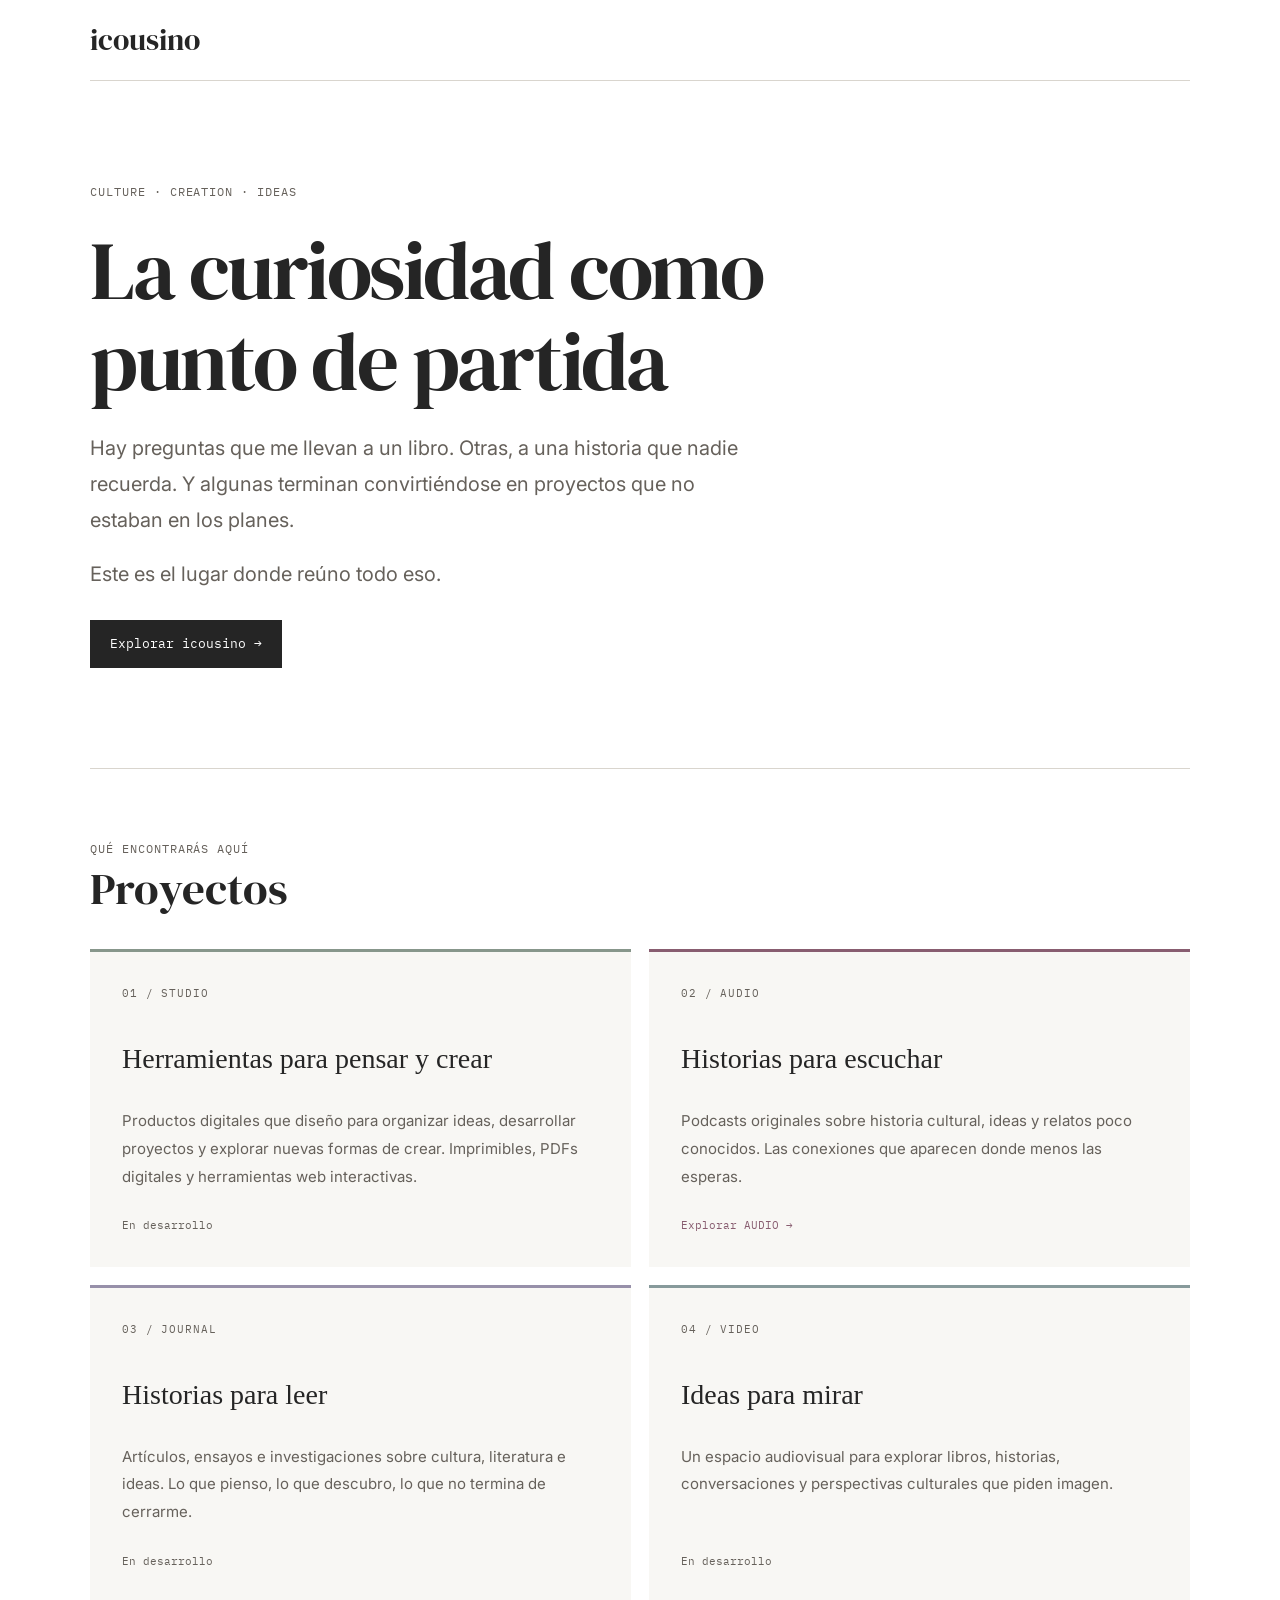
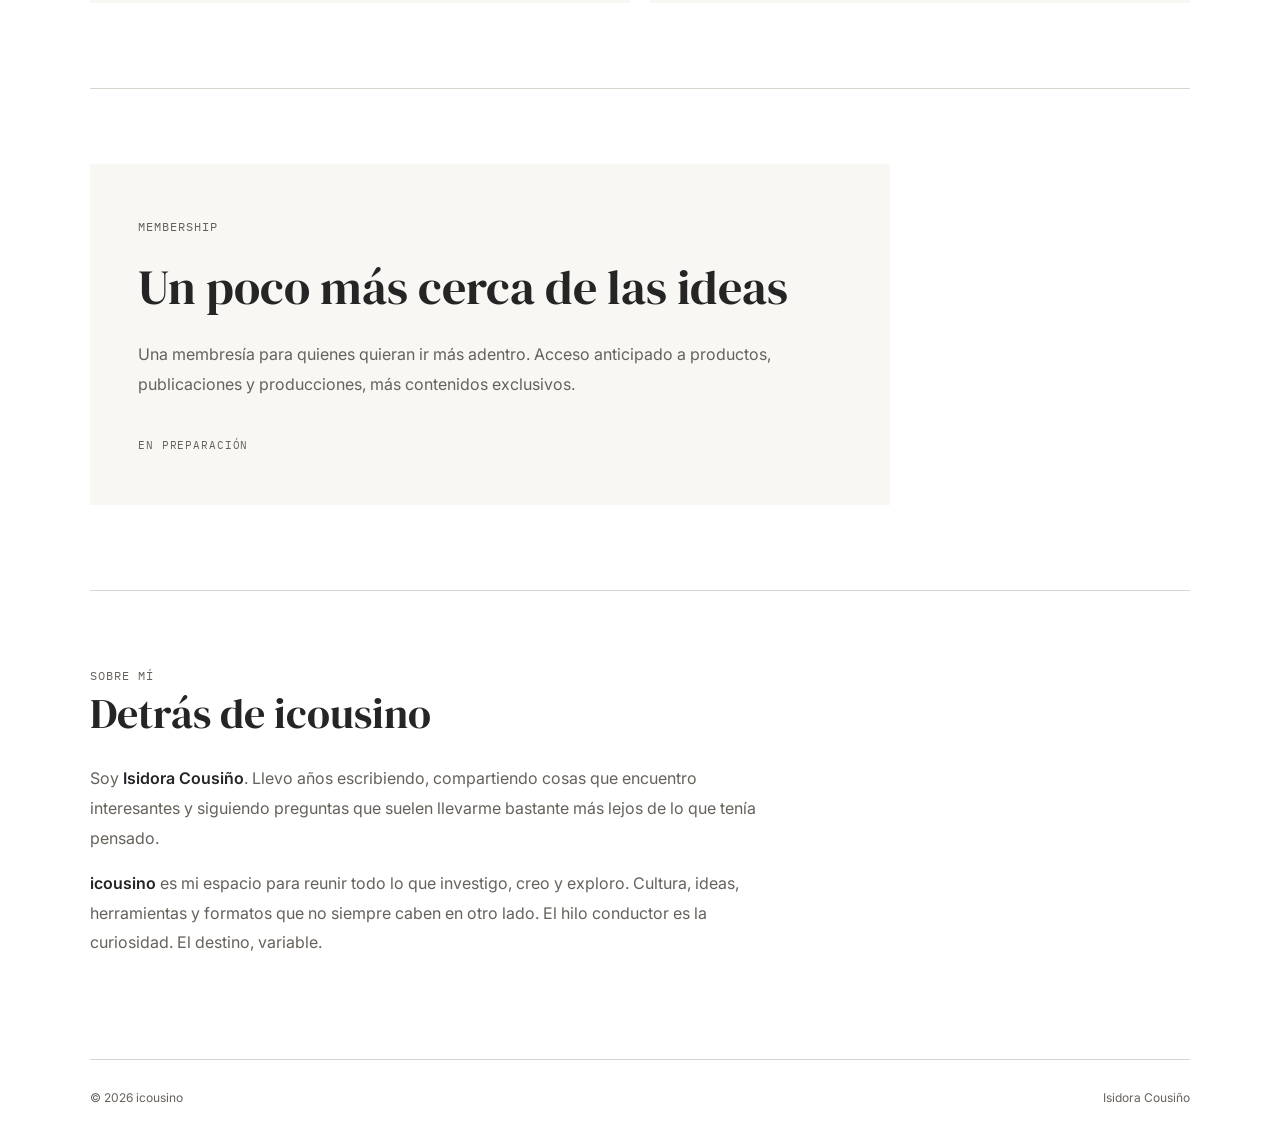
<file: index.html>
<!DOCTYPE html>
<html lang="es">

<head>
  <meta charset="UTF-8">
  <meta name="viewport" content="width=device-width, initial-scale=1.0">

  <title>icousino — La curiosidad como punto de partida</title>

  <meta
    name="description"
    content="El espacio de Isidora Cousiño para reunir cultura, ideas, herramientas y proyectos. La curiosidad como punto de partida."
  >

  <!-- TIPOGRAFÍAS -->

  <link rel="preconnect" href="https://fonts.googleapis.com">
  <link rel="preconnect" href="https://fonts.gstatic.com" crossorigin>

  <link
    href="https://fonts.googleapis.com/css2?family=DM+Serif+Display&family=IBM+Plex+Mono:wght@400;500;600&family=Inter:wght@400;500;600&display=swap"
    rel="stylesheet"
  >

  <!-- ESTILOS GENERALES -->

  <link rel="stylesheet" href="/style.css">

  <!-- AJUSTES DE PORTADA -->

  <style>

    .project-number {
      display: block;
      margin-bottom: 18px;
      font-family: "IBM Plex Mono", monospace;
      font-size: 11px;
      font-weight: 400;
      letter-spacing: .08em;
      color: var(--muted);
    }

    .hero-copy p {
      margin-bottom: 18px;
    }

    .hero-copy p:last-child {
      margin-bottom: 0;
    }

    .membership-status {
      display: inline-block;
      margin-top: 20px;
      font-family: "IBM Plex Mono", monospace;
      font-size: 11px;
      letter-spacing: .08em;
      color: var(--muted);
    }

    .about strong {
      font-weight: 600;
    }

    @media (max-width: 650px) {

      .project-number {
        margin-bottom: 15px;
      }

      .hero-copy p {
        margin-bottom: 16px;
      }

    }

  </style>

</head>

<body>

  <!-- CABECERA -->

  <header class="site-header wrap">

    <a
      class="brand"
      href="/"
      aria-label="icousino — Inicio"
    >
      icousino
    </a>

  </header>

  <main>

    <!-- PORTADA -->

    <section class="hero wrap">

      <p class="eyebrow">
        CULTURE · CREATION · IDEAS
      </p>

      <h1>
        La curiosidad como punto de partida
      </h1>

      <div class="hero-copy">

        <p>
          Hay preguntas que me llevan a un libro.
          Otras, a una historia que nadie recuerda.
          Y algunas terminan convirtiéndose en proyectos
          que no estaban en los planes.
        </p>

        <p>
          Este es el lugar donde reúno todo eso.
        </p>

      </div>

      <a class="hero-link" href="#proyectos">
        Explorar icousino →
      </a>

    </section>

    <!-- PROYECTOS -->

    <section
      class="projects wrap"
      id="proyectos"
      aria-labelledby="projects-title"
    >

      <div class="section-heading">

        <span class="eyebrow">
          QUÉ ENCONTRARÁS AQUÍ
        </span>

        <h2 id="projects-title">
          Proyectos
        </h2>

      </div>

      <div class="project-grid">

        <!-- STUDIO -->

        <article class="project project-studio">

          <span class="project-number">
            01 / STUDIO
          </span>

          <h3>
            Herramientas para pensar y crear
          </h3>

          <p>
            Productos digitales que diseño para organizar
            ideas, desarrollar proyectos y explorar nuevas
            formas de crear. Imprimibles, PDFs digitales
            y herramientas web interactivas.
          </p>

          <span class="project-status">
            En desarrollo
          </span>

        </article>

        <!-- AUDIO -->

        <a
          class="project project-audio"
          href="/audio/"
          aria-label="Explorar AUDIO"
        >

          <span class="project-number">
            02 / AUDIO
          </span>

          <h3>
            Historias para escuchar
          </h3>

          <p>
            Podcasts originales sobre historia cultural,
            ideas y relatos poco conocidos. Las conexiones
            que aparecen donde menos las esperas.
          </p>

          <span class="project-link">
            Explorar AUDIO →
          </span>

        </a>

        <!-- JOURNAL -->

        <article class="project project-journal">

          <span class="project-number">
            03 / JOURNAL
          </span>

          <h3>
            Historias para leer
          </h3>

          <p>
            Artículos, ensayos e investigaciones sobre
            cultura, literatura e ideas. Lo que pienso,
            lo que descubro, lo que no termina de cerrarme.
          </p>

          <span class="project-status">
            En desarrollo
          </span>

        </article>

        <!-- VIDEO -->

        <article class="project project-video">

          <span class="project-number">
            04 / VIDEO
          </span>

          <h3>
            Ideas para mirar
          </h3>

          <p>
            Un espacio audiovisual para explorar libros,
            historias, conversaciones y perspectivas
            culturales que piden imagen.
          </p>

          <span class="project-status">
            En desarrollo
          </span>

        </article>

      </div>

    </section>

    <!-- MEMBERSHIP -->

    <section class="membership wrap">

      <div class="membership-content">

        <span class="eyebrow">
          MEMBERSHIP
        </span>

        <h2>
          Un poco más cerca de las ideas
        </h2>

        <p>
          Una membresía para quienes quieran ir más adentro.
          Acceso anticipado a productos, publicaciones y
          producciones, más contenidos exclusivos.
        </p>

        <span class="membership-status">
          EN PREPARACIÓN
        </span>

      </div>

    </section>

    <!-- DETRÁS DE ICOUSINO -->

    <section
      class="about wrap"
      aria-labelledby="about-title"
    >

      <span class="eyebrow">
        SOBRE MÍ
      </span>

      <h2 id="about-title">
        Detrás de icousino
      </h2>

      <p>
        Soy <strong>Isidora Cousiño</strong>.
        Llevo años escribiendo, compartiendo cosas
        que encuentro interesantes y siguiendo preguntas
        que suelen llevarme bastante más lejos de lo
        que tenía pensado.
      </p>

      <p>
        <strong>icousino</strong> es mi espacio para
        reunir todo lo que investigo, creo y exploro.
        Cultura, ideas, herramientas y formatos que
        no siempre caben en otro lado. El hilo conductor
        es la curiosidad. El destino, variable.
      </p>

    </section>

  </main>

  <!-- PIE DE PÁGINA -->

  <footer class="site-footer wrap">

    <span>
      © 2026 icousino
    </span>

    <span>
      Isidora Cousiño
    </span>

  </footer>

</body>
</html>
</file>
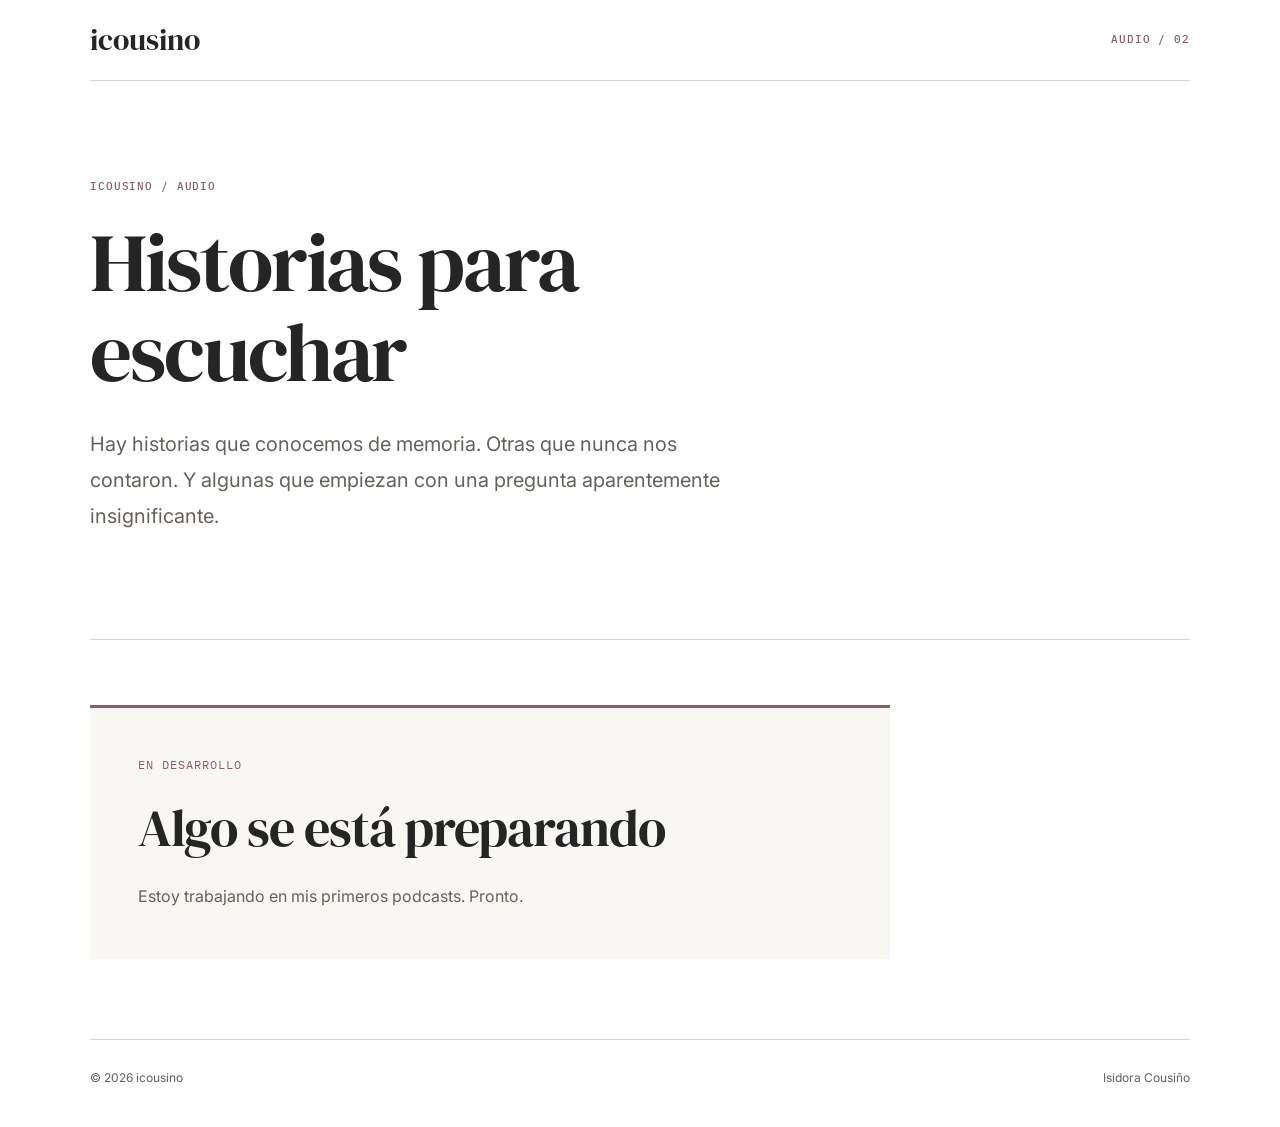
<file: audio/index.html>
<!DOCTYPE html>
<html lang="es">

<head>
  <meta charset="UTF-8">
  <meta name="viewport" content="width=device-width, initial-scale=1.0">

  <title>AUDIO — Historias para escuchar | icousino</title>

  <meta
    name="description"
    content="Historias para escuchar. Podcasts sobre cultura, historia y preguntas que llevan a lugares inesperados."
  >

  <!-- TIPOGRAFÍAS -->

  <link rel="preconnect" href="https://fonts.googleapis.com">
  <link rel="preconnect" href="https://fonts.gstatic.com" crossorigin>

  <link
    href="https://fonts.googleapis.com/css2?family=DM+Serif+Display&family=IBM+Plex+Mono:wght@400;500;600&family=Inter:wght@400;500;600&display=swap"
    rel="stylesheet"
  >

  <!-- ESTILOS GENERALES -->

  <link rel="stylesheet" href="/style.css">

  <!-- ESTILOS EXCLUSIVOS DE AUDIO -->

  <style>

    /* CABECERA */

    .audio-header {
      justify-content: space-between;
    }

    .audio-label {
      font-size: 11px;
      letter-spacing: .08em;
    }

    /* PRESENTACIÓN */

    .audio-intro {
      max-width: 760px;
      padding: 90px 0 85px;
    }

    .audio-intro h1 {
      max-width: 740px;
      text-wrap: balance;
    }

    .audio-intro .lead {
      max-width: 650px;
      line-height: 1.8;
    }

    /* PODCASTS EN DESARROLLO */

    .audio-development {
      border-top: 1px solid var(--line);
      padding: 65px 0 80px;
    }

    .development-panel {
      background: var(--cream);
      border-top: 3px solid var(--audio);
      padding: 48px;
      max-width: 800px;
    }

    .development-panel .eyebrow {
      color: var(--audio);
      margin: 0;
    }

    .development-panel h2 {
      font-family: "DM Serif Display", Georgia, serif;
      font-size: clamp(30px, 4.5vw, 52px);
      font-weight: 400;
      line-height: 1.15;
      letter-spacing: -.02em;
      margin: 24px 0;
      text-wrap: balance;
    }

    .development-panel p:not(.eyebrow) {
      max-width: 600px;
      color: var(--muted);
      font-family: Inter, Arial, sans-serif;
      font-size: 16px;
      line-height: 1.85;
      margin: 0;
    }

    /* PIE DE PÁGINA */

    .audio-footer {
      margin-top: 0;
      padding: 28px 0 38px;
    }

    .audio-footer p {
      margin: 0;
    }

    /* VERSIÓN MÓVIL */

    @media (max-width: 650px) {

      .audio-header {
        gap: 16px;
      }

      .audio-label {
        font-size: 10px;
      }

      .audio-intro {
        padding: 65px 0 70px;
      }

      .audio-intro h1 {
        font-size: clamp(38px, 9vw, 54px);
        line-height: 1.12;
      }

      .audio-intro .lead {
        font-size: 16px;
        line-height: 1.8;
      }

      .audio-development {
        padding: 50px 0 60px;
      }

      .development-panel {
        padding: 32px 25px;
      }

      .development-panel h2 {
        font-size: clamp(30px, 8vw, 40px);
        margin: 20px 0 24px;
      }

      .development-panel p:not(.eyebrow) {
        font-size: 15px;
      }

      .audio-footer {
        gap: 12px;
        margin-top: 0;
      }

    }

  </style>

</head>

<body>

  <!-- CABECERA -->

  <header class="audio-header audio-shell">

    <a
      class="audio-logo"
      href="/"
      aria-label="Volver al inicio de icousino"
    >
      icousino
    </a>

    <span class="audio-label">
      AUDIO / 02
    </span>

  </header>

  <main class="audio-shell">

    <!-- PRESENTACIÓN -->

    <section
      class="audio-intro"
      aria-labelledby="audio-title"
    >

      <span class="audio-label">
        ICOUSINO / AUDIO
      </span>

      <h1 id="audio-title">
        Historias para escuchar
      </h1>

      <p class="lead">
        Hay historias que conocemos de memoria.
        Otras que nunca nos contaron.
        Y algunas que empiezan con una pregunta
        aparentemente insignificante.
      </p>

    </section>

    <!-- EN DESARROLLO -->

    <section
      class="audio-development"
      aria-labelledby="development-title"
    >

      <div class="development-panel">

        <p class="eyebrow">
          EN DESARROLLO
        </p>

        <h2 id="development-title">
          Algo se está preparando
        </h2>

        <p>
          Estoy trabajando en mis primeros podcasts.
          Pronto.
        </p>

      </div>

    </section>

  </main>

  <!-- PIE DE PÁGINA -->

  <footer class="audio-footer audio-shell">

    <p>
      © 2026 icousino
    </p>

    <p>
      Isidora Cousiño
    </p>

  </footer>

</body>
</html>
</file>
<file: style.css>
/* ICOUSINO — ESTILOS PÚBLICOS: PORTADA Y AUDIO */

:root {
  --paper: #ffffff;
  --cream: #f8f7f4;
  --ink: #252525;
  --muted: #66615b;
  --line: #d9d5ce;
  --audio: #885d70;
  --video: #879a9b;
  --journal: #9790a9;
  --app: #87968b;
}

/* CONFIGURACIÓN GENERAL */

* {
  box-sizing: border-box;
}

html {
  scroll-behavior: smooth;
}

body {
  margin: 0;
  background: var(--paper);
  color: var(--ink);
  font-family: Inter, Arial, sans-serif;
  font-size: 16px;
  line-height: 1.7;
}

a {
  color: inherit;
}

.wrap,
.audio-shell {
  width: min(1100px, calc(100% - 40px));
  margin-inline: auto;
}

.eyebrow {
  font-family: "IBM Plex Mono", monospace;
  font-size: 12px;
  letter-spacing: .08em;
  color: var(--muted);
  line-height: 1.5;
}

/* CABECERAS */

.site-header,
.audio-header {
  display: flex;
  justify-content: space-between;
  align-items: center;
  padding-block: 22px;
  border-bottom: 1px solid var(--line);
}

.site-header {
  gap: 24px;
}

.audio-header {
  gap: 16px;
}

.brand,
.audio-logo {
  font-family: "DM Serif Display", Georgia, serif;
  font-size: 30px;
  font-weight: 400;
  text-decoration: none;
  line-height: 1.2;
}

.audio-logo:hover {
  opacity: .75;
}

.brand:focus-visible,
.audio-logo:focus-visible,
.hero-link:focus-visible {
  outline: 2px solid var(--ink);
  outline-offset: 5px;
}

/* PORTADA */

.hero {
  padding-block: 90px 100px;
}

.hero h1,
.audio-intro h1 {
  font-family: "DM Serif Display", Georgia, serif;
  font-weight: 400;
  font-size: clamp(42px, 6.5vw, 84px);
  text-wrap: balance;
}

.hero h1 {
  max-width: 850px;
  line-height: 1.09;
  letter-spacing: -.03em;
  margin: 24px 0;
}

.hero-copy,
.lead {
  max-width: 670px;
  color: var(--muted);
  font-size: clamp(17px, 2vw, 20px);
  line-height: 1.8;
}

.hero-copy p {
  margin: 0 0 18px;
}

.hero-copy p:last-child {
  margin-bottom: 0;
}

.hero-link {
  display: inline-block;
  margin-top: 28px;
  padding: 13px 20px;
  background: var(--ink);
  color: #fff;
  font-family: "IBM Plex Mono", monospace;
  font-size: 13px;
  text-decoration: none;
  transition: background-color .2s ease;
}

.hero-link:hover {
  background: #4a4845;
}

/* PROYECTOS */

.projects {
  border-top: 1px solid var(--line);
  padding-block: 65px 85px;
}

.projects h2,
.about h2 {
  font-family: "DM Serif Display", Georgia, serif;
  font-size: clamp(29px, 3.5vw, 46px);
  font-weight: 400;
  line-height: 1.2;
}

.projects h2 {
  max-width: 720px;
  margin: 0 0 34px;
  text-wrap: balance;
}

.project-grid {
  display: grid;
  grid-template-columns: repeat(2, minmax(0, 1fr));
  gap: 18px;
  align-items: stretch;
}

.project {
  display: flex;
  flex-direction: column;
  align-items: flex-start;
  min-width: 0;
  padding: 32px;
  background: var(--cream);
  border-top: 3px solid var(--audio);
}

.project-studio {
  border-top-color: var(--app);
}

.project-audio {
  border-top-color: var(--audio);
}

.project-journal {
  border-top-color: var(--journal);
}

.project-video {
  border-top-color: var(--video);
}

.project-number {
  display: block;
  margin-bottom: 18px;
  font-family: "IBM Plex Mono", monospace;
  font-size: 11px;
  font-weight: 400;
  letter-spacing: .08em;
  color: var(--muted);
}

.project h3 {
  max-width: 420px;
  font-family: Georgia, serif;
  font-size: clamp(21px, 2.4vw, 28px);
  font-weight: 400;
  line-height: 1.25;
  margin: 20px 0 16px;
  text-wrap: balance;
}

.project > p {
  color: var(--muted);
  font-size: 15px;
  line-height: 1.85;
  margin-bottom: 0;
}

.project-status,
.project-link {
  display: inline-block;
  margin-top: auto;
  padding-top: 26px;
  font-family: "IBM Plex Mono", monospace;
  font-size: 11px;
  line-height: 1.7;
  color: var(--muted);
}

.project-link {
  color: var(--audio);
}

a.project {
  text-decoration: none;
}

a.project:hover {
  background: #f1efeb;
}

a.project:focus-visible {
  outline: 2px solid var(--audio);
  outline-offset: 4px;
}

/* MEMBRESÍA */

.membership {
  border-top: 1px solid var(--line);
  padding-block: 75px 85px;
}

.membership-content {
  max-width: 800px;
  background: var(--cream);
  padding: 48px;
}

.membership h2 {
  max-width: 650px;
  font-family: "DM Serif Display", Georgia, serif;
  font-size: clamp(30px, 4vw, 48px);
  font-weight: 400;
  line-height: 1.2;
  margin: 20px 0 24px;
  text-wrap: balance;
}

.membership p {
  max-width: 650px;
  color: var(--muted);
  font-size: 16px;
  line-height: 1.85;
}

.membership-status {
  display: inline-block;
  margin-top: 20px;
  font-family: "IBM Plex Mono", monospace;
  font-size: 11px;
  letter-spacing: .08em;
  color: var(--muted);
}

/* DETRÁS DE ICOUSINO */

.about {
  border-top: 1px solid var(--line);
  padding-block: 70px 85px;
}

.about h2 {
  font-size: clamp(28px, 3.3vw, 42px);
  margin: 0 0 26px;
}

.about p {
  max-width: 680px;
  color: var(--muted);
  font-size: 16px;
  line-height: 1.85;
}

.about strong {
  color: var(--ink);
  font-weight: 600;
}

/* AUDIO: PRESENTACIÓN */

.audio-label {
  color: var(--audio);
  font-family: "IBM Plex Mono", monospace;
  font-size: 11px;
  font-weight: 500;
  letter-spacing: .08em;
  text-transform: uppercase;
  line-height: 1.6;
}

.audio-intro {
  max-width: 760px;
  padding: 90px 0 85px;
}

.audio-intro h1 {
  max-width: 740px;
  letter-spacing: -.025em;
  line-height: 1.08;
  margin: 20px 0 28px;
}

.audio-intro .lead {
  max-width: 650px;
  line-height: 1.8;
}

/* AUDIO: EN DESARROLLO */

.audio-development {
  border-top: 1px solid var(--line);
  padding: 65px 0 80px;
}

.development-panel {
  max-width: 800px;
  background: var(--cream);
  border-top: 3px solid var(--audio);
  padding: 48px;
}

.development-panel .eyebrow {
  color: var(--audio);
  margin: 0;
}

.development-panel h2 {
  font-family: "DM Serif Display", Georgia, serif;
  font-size: clamp(30px, 4.5vw, 52px);
  font-weight: 400;
  line-height: 1.15;
  letter-spacing: -.02em;
  margin: 24px 0;
  text-wrap: balance;
}

.development-panel p:not(.eyebrow) {
  max-width: 600px;
  color: var(--muted);
  font-family: Inter, Arial, sans-serif;
  font-size: 16px;
  line-height: 1.85;
  margin: 0;
}

/* PIES DE PÁGINA */

.site-footer,
.audio-footer {
  border-top: 1px solid var(--line);
  display: flex;
  justify-content: space-between;
  gap: 20px;
  padding: 28px 0 38px;
  color: var(--muted);
  font-size: 12px;
}

.audio-footer {
  margin-top: 0;
}

.site-footer p,
.audio-footer p {
  margin: 0;
}

/* TABLETS */

@media (min-width: 651px) and (max-width: 900px) {
  .hero {
    padding-block: 75px 85px;
  }

  .hero h1 {
    font-size: clamp(48px, 6.5vw, 68px);
  }

  .project {
    padding: 26px;
  }

  .project h3 {
    font-size: 24px;
  }

  .membership-content {
    padding: 40px;
  }
}

/* TELÉFONOS */

@media (max-width: 650px) {
  .wrap,
  .audio-shell {
    width: calc(100% - 32px);
  }

  .site-header {
    flex-direction: column;
    align-items: flex-start;
    gap: 18px;
    padding-block: 20px;
  }

  .brand {
    font-size: 28px;
  }

  .audio-logo {
    font-size: 27px;
  }

  .hero {
    padding-block: 58px 72px;
  }

  .hero .eyebrow {
    font-size: 10px;
    letter-spacing: .07em;
  }

  .hero h1 {
    font-size: clamp(36px, 9vw, 52px);
    line-height: 1.12;
    letter-spacing: -.035em;
    margin: 24px 0 26px;
  }

  .hero-copy {
    font-size: 15px;
  }

  .hero-copy p {
    margin-bottom: 16px;
  }

  .hero-link {
    margin-top: 24px;
    padding: 13px 18px;
    font-size: 12px;
  }

  .projects {
    padding-block: 48px 60px;
  }

  .projects h2 {
    font-size: clamp(29px, 7.5vw, 38px);
    margin-bottom: 28px;
  }

  .project-grid {
    grid-template-columns: 1fr;
    gap: 14px;
  }

  .project {
    padding: 26px 24px;
  }

  .project-number {
    margin-bottom: 15px;
  }

  .project h3 {
    font-size: clamp(23px, 6vw, 28px);
    margin: 18px 0 14px;
  }

  .project > p {
    font-size: 14px;
  }

  .project-status,
  .project-link {
    padding-top: 18px;
    font-size: 10px;
  }

  .membership {
    padding-block: 52px 62px;
  }

  .membership-content {
    padding: 30px 24px;
  }

  .membership h2 {
    font-size: clamp(30px, 8vw, 40px);
    line-height: 1.15;
  }

  .membership p,
  .about p {
    font-size: 14px;
  }

  .about {
    padding-block: 52px 65px;
  }

  .about h2 {
    font-size: 32px;
    margin-bottom: 24px;
  }

  .audio-label {
    font-size: 10px;
  }

  .audio-intro {
    padding: 65px 0 70px;
  }

  .audio-intro h1 {
    font-size: clamp(38px, 9vw, 54px);
    line-height: 1.12;
  }

  .audio-intro .lead {
    font-size: 16px;
  }

  .audio-development {
    padding: 50px 0 60px;
  }

  .development-panel {
    padding: 32px 25px;
  }

  .development-panel h2 {
    font-size: clamp(30px, 8vw, 40px);
    margin: 20px 0 24px;
  }

  .development-panel p:not(.eyebrow) {
    font-size: 15px;
  }

  .site-footer,
  .audio-footer {
    flex-direction: column;
  }

  .site-footer {
    gap: 8px;
    padding-block: 25px 32px;
  }

  .audio-footer {
    gap: 12px;
  }
}

/* TELÉFONOS MUY PEQUEÑOS */

@media (max-width: 360px) {
  .hero h1 {
    font-size: 35px;
  }

  .project {
    padding: 23px 20px;
  }

  .membership-content {
    padding: 26px 20px;
  }
}

/* ACCESIBILIDAD */

@media (prefers-reduced-motion: reduce) {
  html {
    scroll-behavior: auto;
  }

  .hero-link {
    transition: none;
  }
}
</file>
